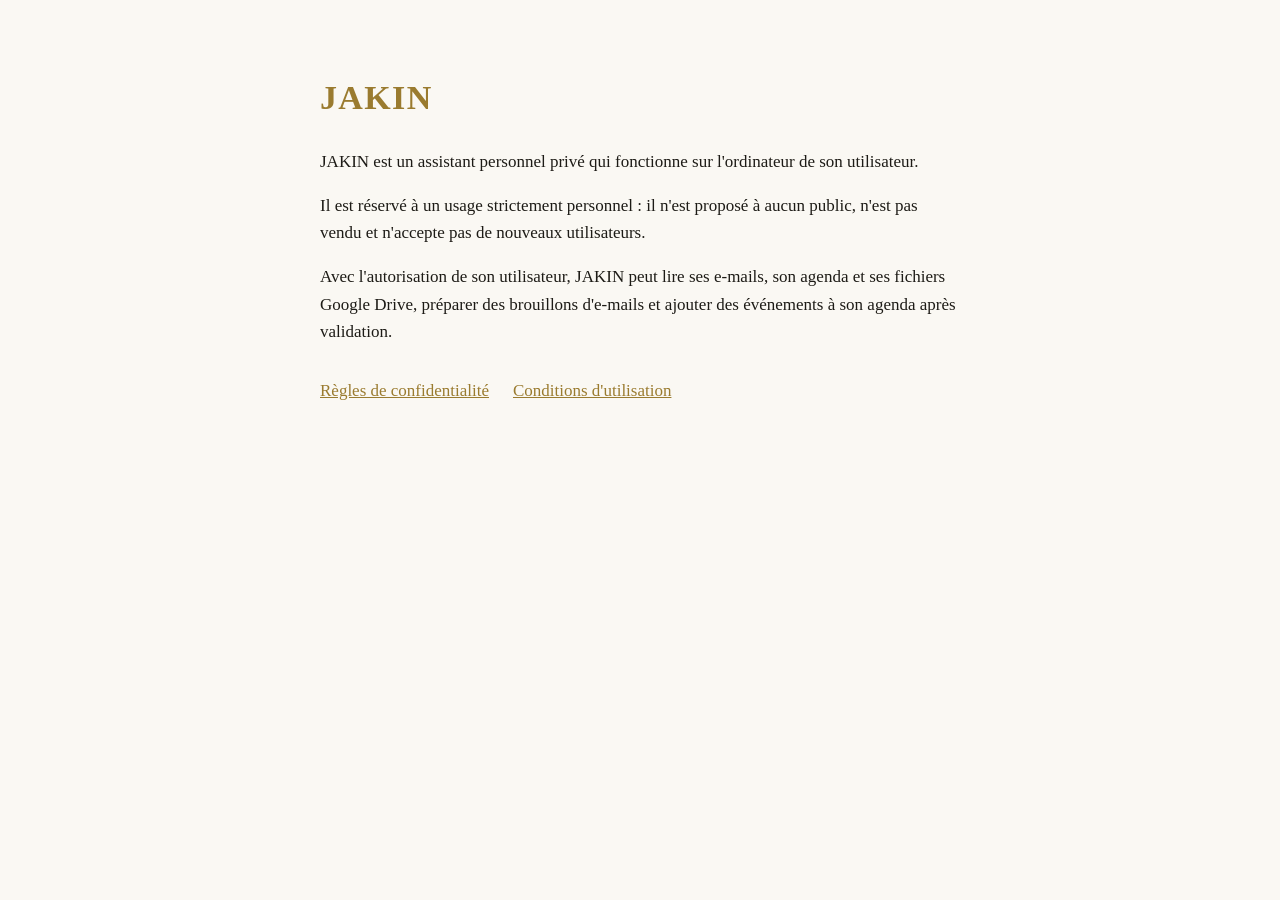
<file: index.html>
<!doctype html>
<html lang="fr">
<head>
<meta charset="utf-8">
<meta name="viewport" content="width=device-width, initial-scale=1">
<title>JAKIN</title>
<link rel="stylesheet" href="style.css">
</head>
<body>
<main>
  <h1>JAKIN</h1>
  <p>JAKIN est un assistant personnel privé qui fonctionne sur l'ordinateur de son utilisateur.</p>
  <p>Il est réservé à un usage strictement personnel : il n'est proposé à aucun public, n'est pas vendu et n'accepte pas de nouveaux utilisateurs.</p>
  <p>Avec l'autorisation de son utilisateur, JAKIN peut lire ses e-mails, son agenda et ses fichiers Google Drive, préparer des brouillons d'e-mails et ajouter des événements à son agenda après validation.</p>
  <nav>
    <a href="confidentialite.html">Règles de confidentialité</a>
    <a href="conditions.html">Conditions d'utilisation</a>
  </nav>
</main>
</body>
</html>
</file>
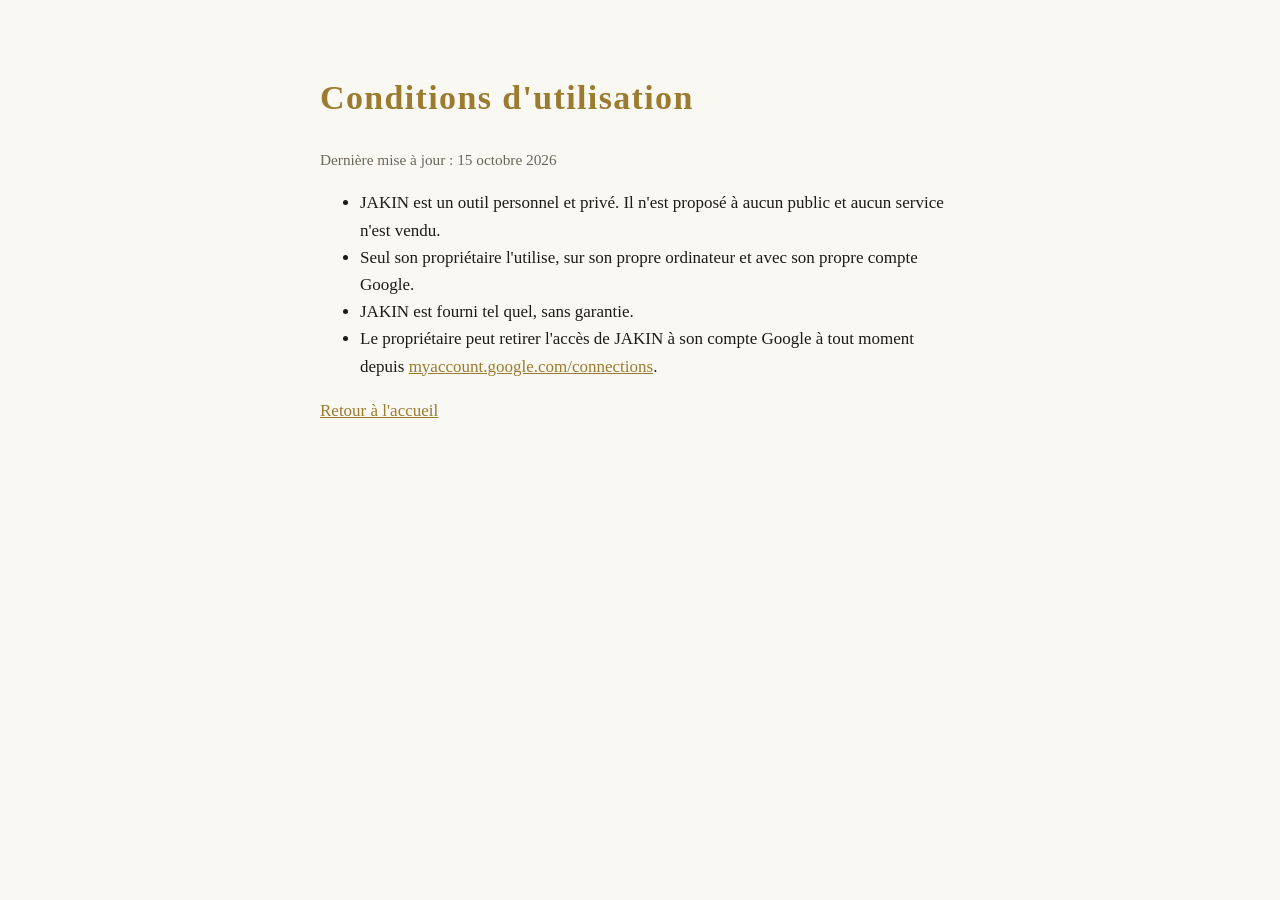
<file: conditions.html>
<!doctype html>
<html lang="fr">
<head>
<meta charset="utf-8">
<meta name="viewport" content="width=device-width, initial-scale=1">
<title>JAKIN : conditions</title>
<link rel="stylesheet" href="style.css">
</head>
<body>
<main>
  <h1>Conditions d'utilisation</h1>
  <p class="date">Dernière mise à jour : 15 octobre 2026</p>
  <ul>
    <li>JAKIN est un outil personnel et privé. Il n'est proposé à aucun public et aucun service n'est vendu.</li>
    <li>Seul son propriétaire l'utilise, sur son propre ordinateur et avec son propre compte Google.</li>
    <li>JAKIN est fourni tel quel, sans garantie.</li>
    <li>Le propriétaire peut retirer l'accès de JAKIN à son compte Google à tout moment depuis <a href="https://myaccount.google.com/connections">myaccount.google.com/connections</a>.</li>
  </ul>
  <p><a href="index.html">Retour à l'accueil</a></p>
</main>
</body>
</html>
</file>
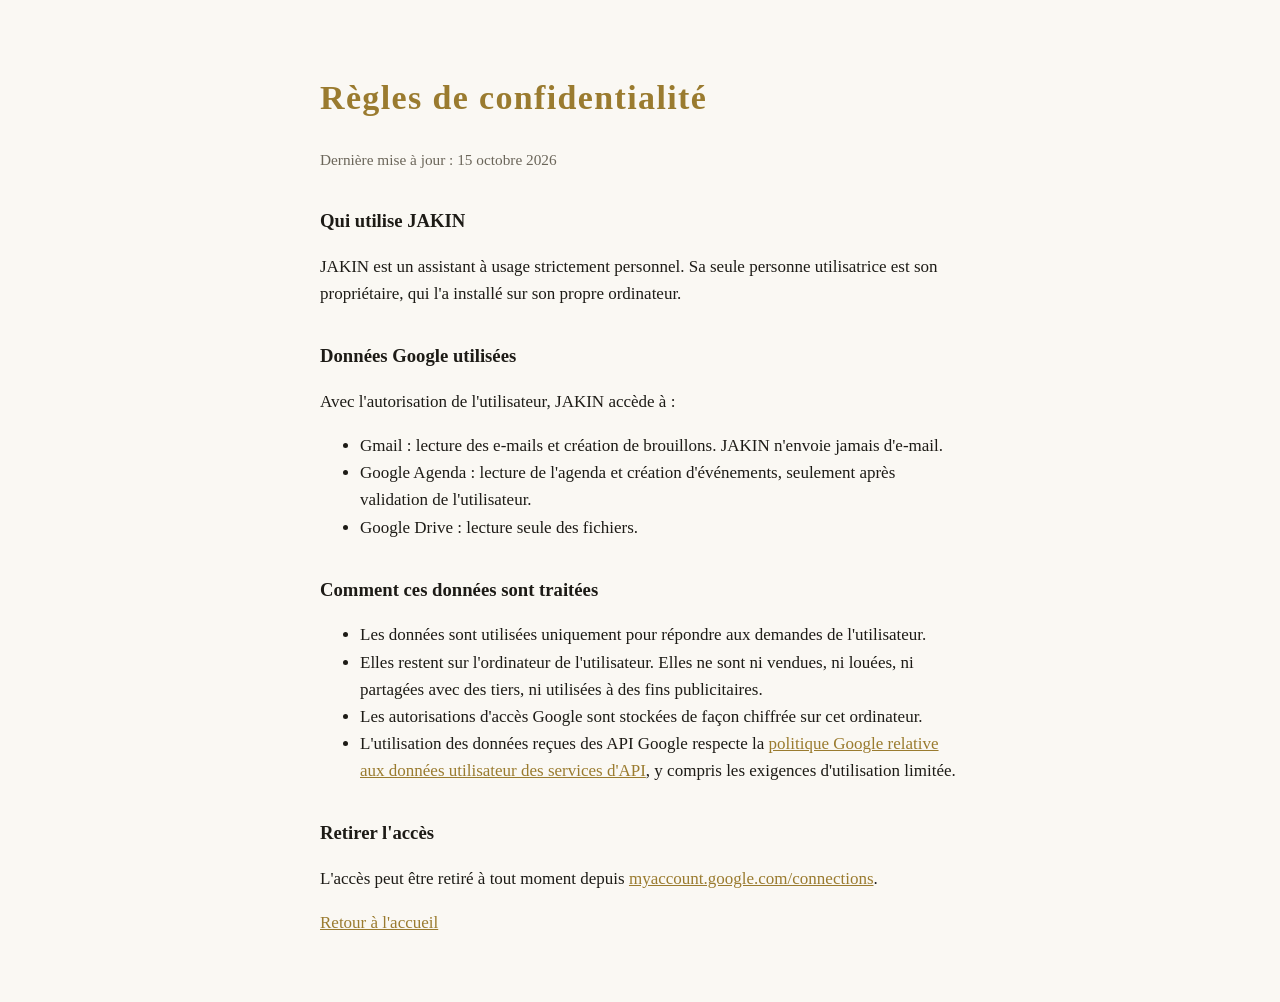
<file: confidentialite.html>
<!doctype html>
<html lang="fr">
<head>
<meta charset="utf-8">
<meta name="viewport" content="width=device-width, initial-scale=1">
<title>JAKIN : confidentialité</title>
<link rel="stylesheet" href="style.css">
</head>
<body>
<main>
  <h1>Règles de confidentialité</h1>
  <p class="date">Dernière mise à jour : 15 octobre 2026</p>

  <h2>Qui utilise JAKIN</h2>
  <p>JAKIN est un assistant à usage strictement personnel. Sa seule personne utilisatrice est son propriétaire, qui l'a installé sur son propre ordinateur.</p>

  <h2>Données Google utilisées</h2>
  <p>Avec l'autorisation de l'utilisateur, JAKIN accède à :</p>
  <ul>
    <li>Gmail : lecture des e-mails et création de brouillons. JAKIN n'envoie jamais d'e-mail.</li>
    <li>Google Agenda : lecture de l'agenda et création d'événements, seulement après validation de l'utilisateur.</li>
    <li>Google Drive : lecture seule des fichiers.</li>
  </ul>

  <h2>Comment ces données sont traitées</h2>
  <ul>
    <li>Les données sont utilisées uniquement pour répondre aux demandes de l'utilisateur.</li>
    <li>Elles restent sur l'ordinateur de l'utilisateur. Elles ne sont ni vendues, ni louées, ni partagées avec des tiers, ni utilisées à des fins publicitaires.</li>
    <li>Les autorisations d'accès Google sont stockées de façon chiffrée sur cet ordinateur.</li>
    <li>L'utilisation des données reçues des API Google respecte la <a href="https://developers.google.com/terms/api-services-user-data-policy">politique Google relative aux données utilisateur des services d'API</a>, y compris les exigences d'utilisation limitée.</li>
  </ul>

  <h2>Retirer l'accès</h2>
  <p>L'accès peut être retiré à tout moment depuis <a href="https://myaccount.google.com/connections">myaccount.google.com/connections</a>.</p>

  <p><a href="index.html">Retour à l'accueil</a></p>
</main>
</body>
</html>
</file>
<file: style.css>
:root { --bg: #faf8f3; --fg: #1d1b16; --muted: #6b665a; --accent: #9a7b2f; }
@media (prefers-color-scheme: dark) {
  :root { --bg: #16150f; --fg: #ece8dc; --muted: #a39d8c; --accent: #d4b35f; }
}
body { margin: 0; background: var(--bg); color: var(--fg);
  font: 17px/1.6 Georgia, "Times New Roman", serif; }
main { max-width: 640px; margin: 0 auto; padding: 48px 16px; }
h1 { color: var(--accent); letter-spacing: .04em; }
h2 { font-size: 1.1em; margin-top: 1.8em; }
.date { color: var(--muted); font-size: .9em; }
a { color: var(--accent); }
nav { display: flex; gap: 24px; flex-wrap: wrap; margin-top: 32px; }
</file>
